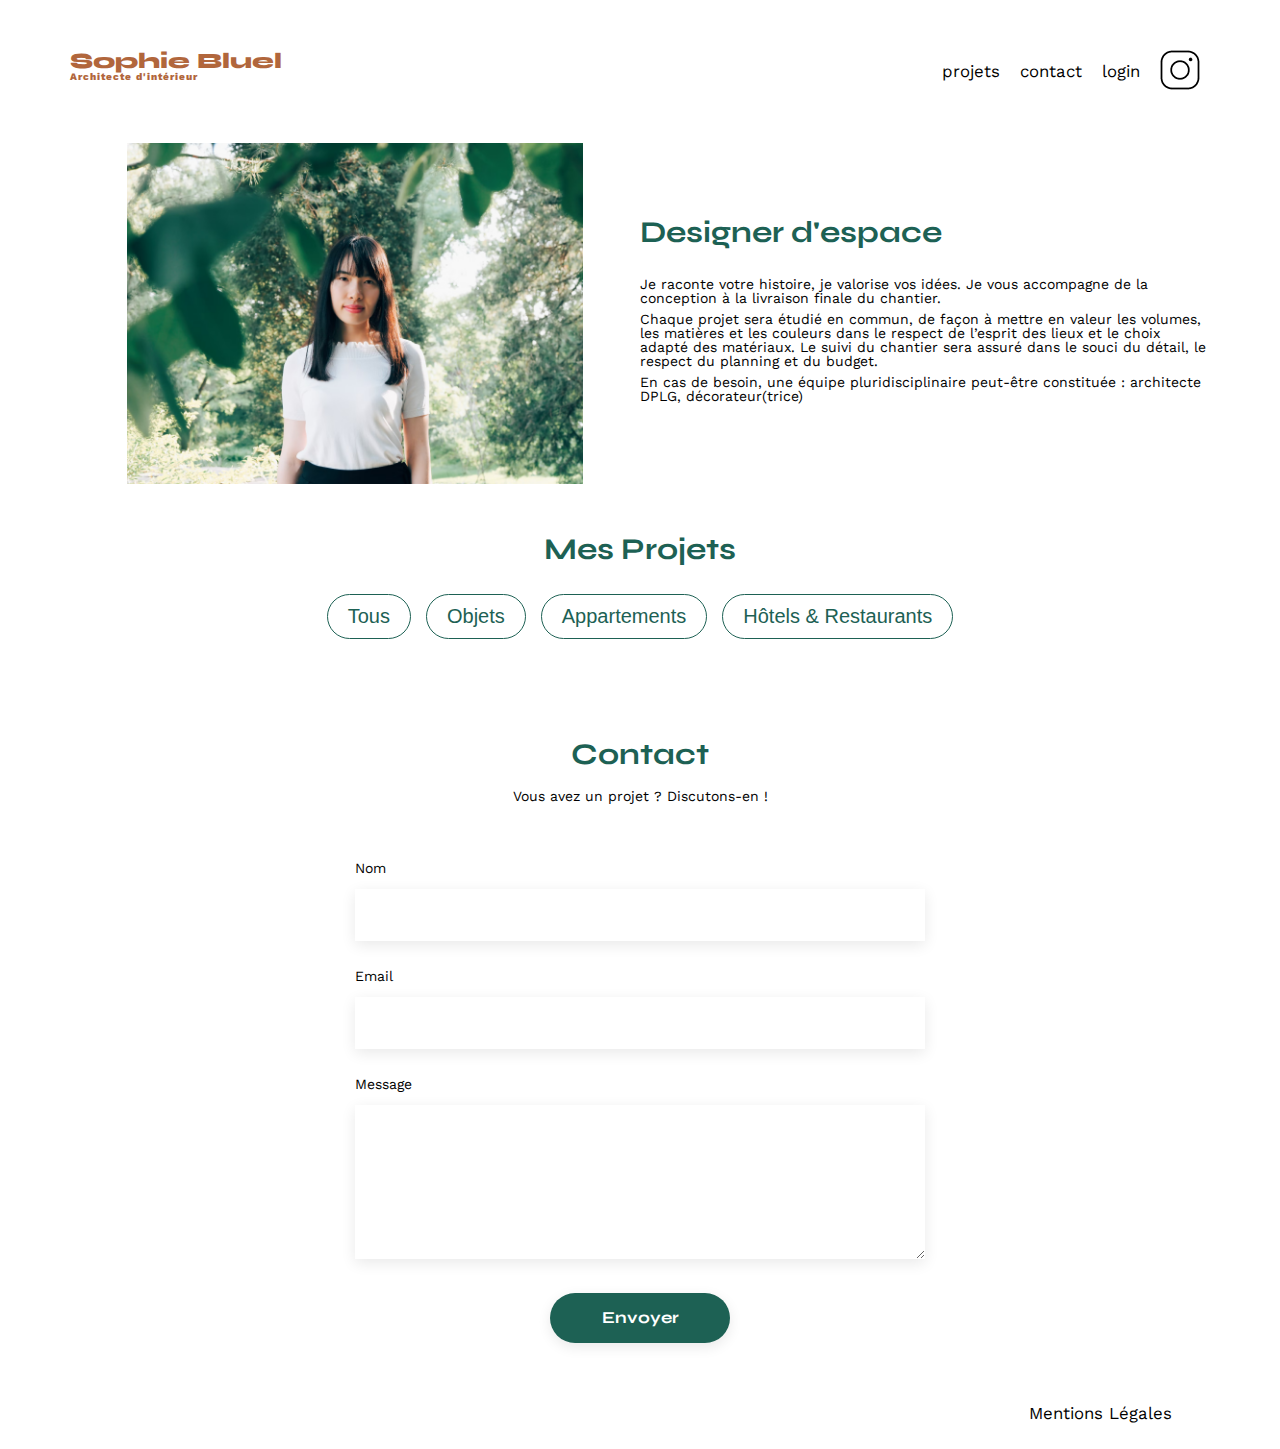
<file: FrontEnd/index.html>
<!DOCTYPE html>
<html lang="fr">
<head>
	<meta charset="UTF-8">
	<title>Sophie Bluel - Architecte d'intérieur</title>
	<meta name="viewport" content="width=device-width, initial-scale=1.0">
	<link rel="preconnect" href="https://fonts.googleapis.com">
	<link rel="preconnect" href="https://fonts.gstatic.com" crossorigin>
	<link href="https://fonts.googleapis.com/css2?family=Syne:wght@700;800&family=Work+Sans&display=swap" rel="stylesheet">
	<meta name="description" content="">
	<link rel="stylesheet" href="./assets/style.css">
	<script src="assets/js/script.js" defer></script>
</head>
<body>
<header>
	<h1>Sophie Bluel <span>Architecte d'intérieur</span></h1>
	<nav>
		<ul>
			<a href=""><li>projets</li></a>
			<a href=""><li>contact</li></a>
			<a href="login.html" id="login-logout"><li>login</li></a>
			<li><img src="./assets/icons/instagram.png" alt="Instagram"></li>
		</ul>
	</nav>
</header>
<main>
	<section id="introduction">
		<figure>
			<img src="./assets/images/sophie-bluel.png" alt="">
		</figure>
		<article>
			<h2>Designer d'espace</h2>
			<p>Je raconte votre histoire, je valorise vos idées. Je vous accompagne de la conception à la livraison finale du chantier.</p>
			<p>Chaque projet sera étudié en commun, de façon à mettre en valeur les volumes, les matières et les couleurs dans le respect de l’esprit des lieux et le choix adapté des matériaux. Le suivi du chantier sera assuré dans le souci du détail, le respect du planning et du budget.</p>
			<p>En cas de besoin, une équipe pluridisciplinaire peut-être constituée : architecte DPLG, décorateur(trice)</p>
		</article>
	</section>
	 <section id="portfolio">
        <h2>Mes Projets</h2>
		    <div class="filters"></div> <!-- Conteneur pour les éléments <figure> -->
			<div id="buttons"></div><!-- Conteneur pour les boutons -->
    </section>
	<section>
		<div class="gallery"></div> 
	</section>
	<section id="contact" class="">
		<h2>Contact</h2>
		<p>Vous avez un projet ? Discutons-en !</p>
		<form action="#" method="post">
			<label for="name">Nom</label>
			<input type="text" name="name" id="name">
			<label for="email">Email</label>
			<input type="email" name="email" id="email">
			<label for="message">Message</label>
			<textarea name="message" id="message" cols="30" rows="10"></textarea>
			<input type="submit" value="Envoyer">
		</form>
	</section>
</main>

<footer>
	<nav>
		<ul>
			<li>Mentions Légales</li>
		</ul>
	</nav>
</footer>
</body>
</html>
</file>
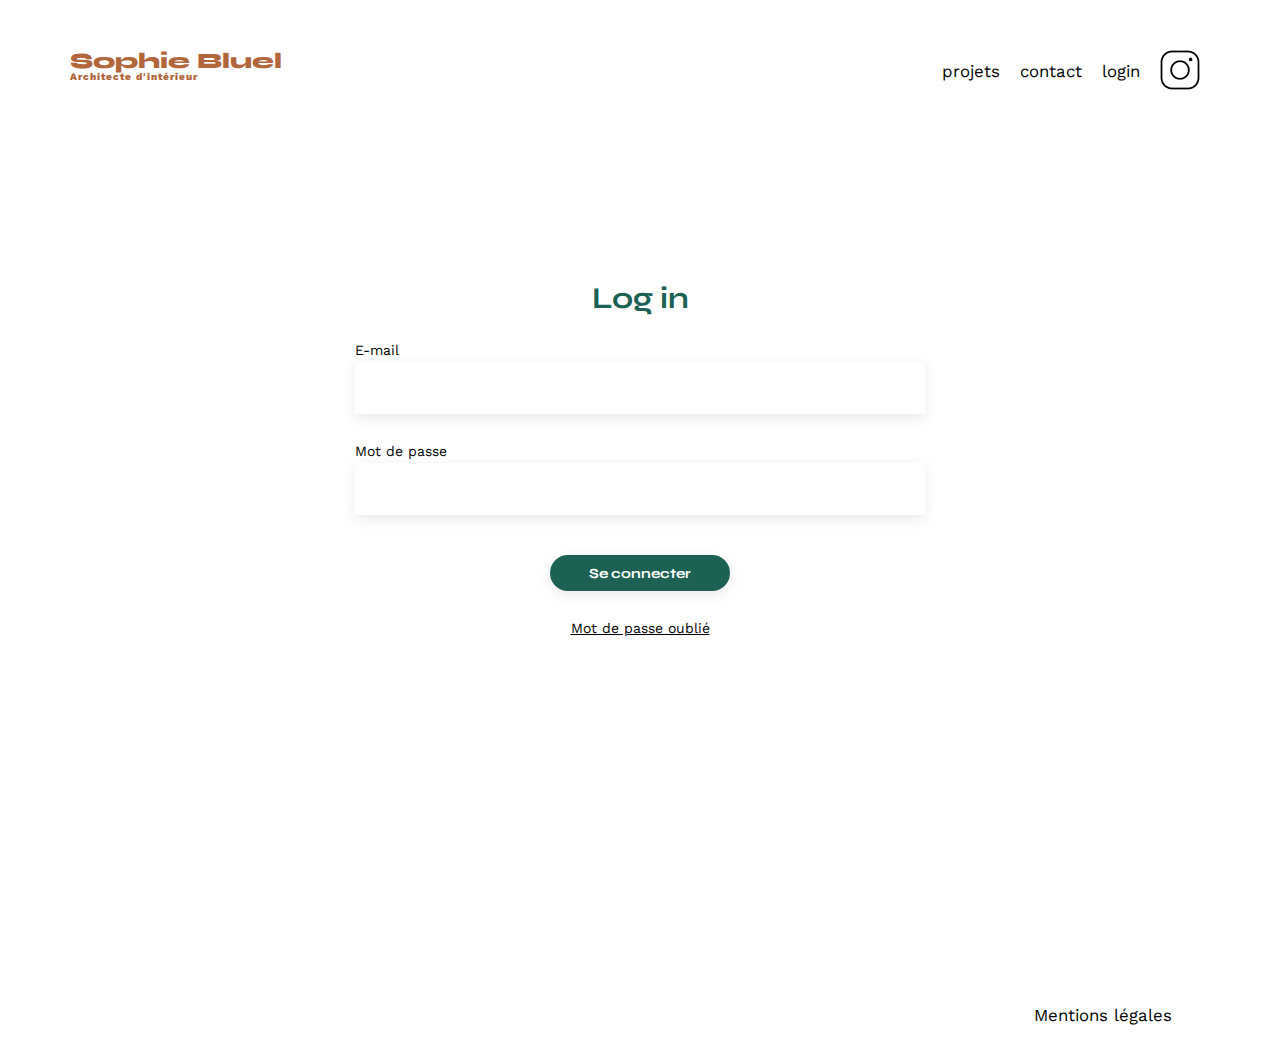
<file: FrontEnd/login.html>
<!DOCTYPE html>
<html lang="fr">
    <head>
	    <meta charset="UTF-8">
	    <title>Sophie Bluel - Architecte d'intérieur</title>
	    <meta name="viewport" content="width=device-width, initial-scale=1.0">
	    <link rel="preconnect" href="https://fonts.googleapis.com">
	    <link rel="preconnect" href="https://fonts.gstatic.com" crossorigin>
	    <link href="https://fonts.googleapis.com/css2?family=Syne:wght@700;800&family=Work+Sans&display=swap" rel="stylesheet">
	    <meta name="description" content="">
	    <link rel="stylesheet" href="./assets/style.css">
	    <script src="./assets/js/login.js"></script>
    </head>
    <body>
        <header>

            <h1>Sophie Bluel <span>Architecte d'intérieur</span></h1>
            <nav>
                <ul>
                    <li><a href="./index.html">projets</a></li>
                    <li><a href="#contact">contact</a></li>
                    <li><a href="./login.html">login</a></li>
                    <li><img src="./assets/icons/instagram.png" alt="Instagram"></li>
                </ul>
            </nav>
        </header>
        <main>
            <section class= "login-form">
                    <h2>Log in</h2>
	                <form id="user-login-form" method="post" action="#">
	                    <label class="label-login-formular" for="email">E-mail</label>
	                    <input type="email" name="email" id="email" required>
	                    <label class="label-login-formular" for="password">Mot de passe</label>
	                    <input type="password" name="password" id="password" required>
	                    <input type="submit" id="submit" value="Se connecter">
	                    <a href="#">Mot de passe oublié</a>
	                </form><br>
                    <div id="error-message"></div>
                    <div id="login-message"></div>
            </section>
        </main>
        <footer>
            <nav>
                <ul>
                    <li><a href="#">Mentions légales</a></li>
                </ul>
            </nav>
        </footer>
    </body>
</html>
</file>
<file: FrontEnd/assets/style.css>
/* http://meyerweb.com/eric/tools/css/reset/
   v2.0 | 20110126
   License: none (public domain)
*/

html, body, div, span, applet, object, iframe,
h1, h2, h3, h4, h5, h6, p, blockquote, pre,
a, abbr, acronym, address, big, cite, code,
del, dfn, em, img, ins, kbd, q, s, samp,
small, strike, strong, sub, sup, tt, var,
b, u, i, center,
dl, dt, dd, ol, ul, li,
fieldset, form, label, legend,
table, caption, tbody, tfoot, thead, tr, th, td,
article, aside, canvas, details, embed,
figure, figcaption, footer, header, hgroup,
menu, nav, output, ruby, section, summary,
time, mark, audio, video {
	margin: 0;
	padding: 0;
	border: 0;
	font-size: 100%;
	font: inherit;
	vertical-align: baseline;
}

a{
	text-decoration: none;
	color: black;
}
/* HTML5 display-role reset for older browsers */
article, aside, details, figcaption, figure,
footer, header, hgroup, menu, nav, section {
	display: block;
}
body {
	line-height: 1;
}
ol, ul {
	list-style: none;
}
blockquote, q {
	quotes: none;
}
blockquote:before, blockquote:after,
q:before, q:after {
	content: '';
	content: none;
}
table {
	border-collapse: collapse;
	border-spacing: 0;
}
/** end reset css**/
body {
	max-width: 1140px;
	margin:auto;
	font-family: 'Work Sans' ;
	font-size: 14px;
}
header {
	display: flex;
	justify-content: space-between;
	margin: 50px 0
}
section {
	margin: 50px 0
}

h1{
	display: flex;
	flex-direction: column;
	font-family: 'Syne';
	font-size: 22px;
	font-weight: 800;
	color: #B1663C
}

h1 > span {
	font-family: 'Work Sans';
	font-size:10px;
	letter-spacing: 0.1em;
;
}

h2{
	font-family: 'Syne';
	font-weight: 700;
	font-size: 30px;
	color: #1D6154
}
nav ul {
	display: flex;
	align-items: center;
	list-style-type: none;

}
nav li {
	padding: 0 10px;
	font-size: 1.2em;
}

li:hover {
	color: #B1663C;
}
#introduction {
	display: flex;
	align-items: center;
}
#introduction figure {
	flex: 1
}
#introduction img {
	display: block;
	margin: auto;
	width: 80%;
}

#introduction article {
	flex: 1
}
#introduction h2 {
	margin-bottom: 1em;
}

#introduction p {
	margin-bottom: 0.5em;
}
#portfolio h2 {
	text-align: center;
	margin-bottom: 1em;
}
.gallery {
	width: 100%;
	display: grid;
	grid-template-columns: 1fr 1fr 1fr;
	grid-column-gap: 20px;
	grid-row-gap: 20px;
}

.gallery img {
	width: 100%;

}
#contact {
	width: 50%;
margin: auto;
}
#contact > * {
	text-align: center;

}
#contact h2{
	margin-bottom: 20px;
}
#contact form {
	text-align: left;
	margin-top:30px;
	display: flex;
	flex-direction: column;
}

#contact input {
	height: 50px;
	font-size: 1.2em;
	border: none;
	box-shadow: 0px 4px 14px rgba(0, 0, 0, 0.09);
}
#contact label {
	margin: 2em 0 1em 0;
}
#contact textarea {
	border: none;
	box-shadow: 0px 4px 14px rgba(0, 0, 0, 0.09);
}

input[type="submit"]{
	font-family: 'Syne';
	font-weight: 700;
	color: white;
	background-color: #1D6154;
	margin : 2em auto ;
	width: 180px;
	text-align: center;
	border-radius: 60px ;
}

footer nav ul {
	display: flex;
	justify-content: flex-end;
	margin: 2em
}

.footer {
	color: #FFFFFF;
	padding-top: 400px;
}

/*                  CODE LOGIN                     */

.login-form form {
	display: flex;
	flex-direction: column;
	text-align: left;
}

.login-form {
	width: 50%;
	margin: auto;
	padding: 140px 170px 330px 170px;
}

.login-form h2 {
	text-align: center;
}

.label-login-formular {
	padding-bottom: 5px;
	padding-top: 30px;
}

.login-form input {
	height: 50px;
	border: none;
	box-shadow: 0px 4px 14px rgba(0, 0, 0, 0.09);
}

.login-form input[type="submit"] {
	margin: 40px auto 30px;
	height: 36px;
	display: block;
	border: none;
	color: #FFFFFF;
    border-radius: 60px;
	font-size: 1em;
	padding: 10px 39px;
	min-width: 180px;
}

.login-form a {
	margin: auto;
	text-decoration: underline;
}

#error-message{
	color: red;
	text-align: center;
}

/****** FIN LOGIN ******/
/****** BOUTTON Filter ******/

.filter-button {
    padding: 10px 20px;
    border: 1px solid #1D6154;
    border-radius: 25px;
    background-color: white; 
    color: #1D6154; 
    font-size: 20px;
	font-weight: 500; 
    cursor: pointer;
}

.filter-button:hover {
    background-color: #1D6154; /* Couleur de fond au survol */
	color: white;
}

/* Styles pour le conteneur des boutons */
.button-container {
    display: flex;
	justify-content: center;
	gap: 15px;
}
</file>
